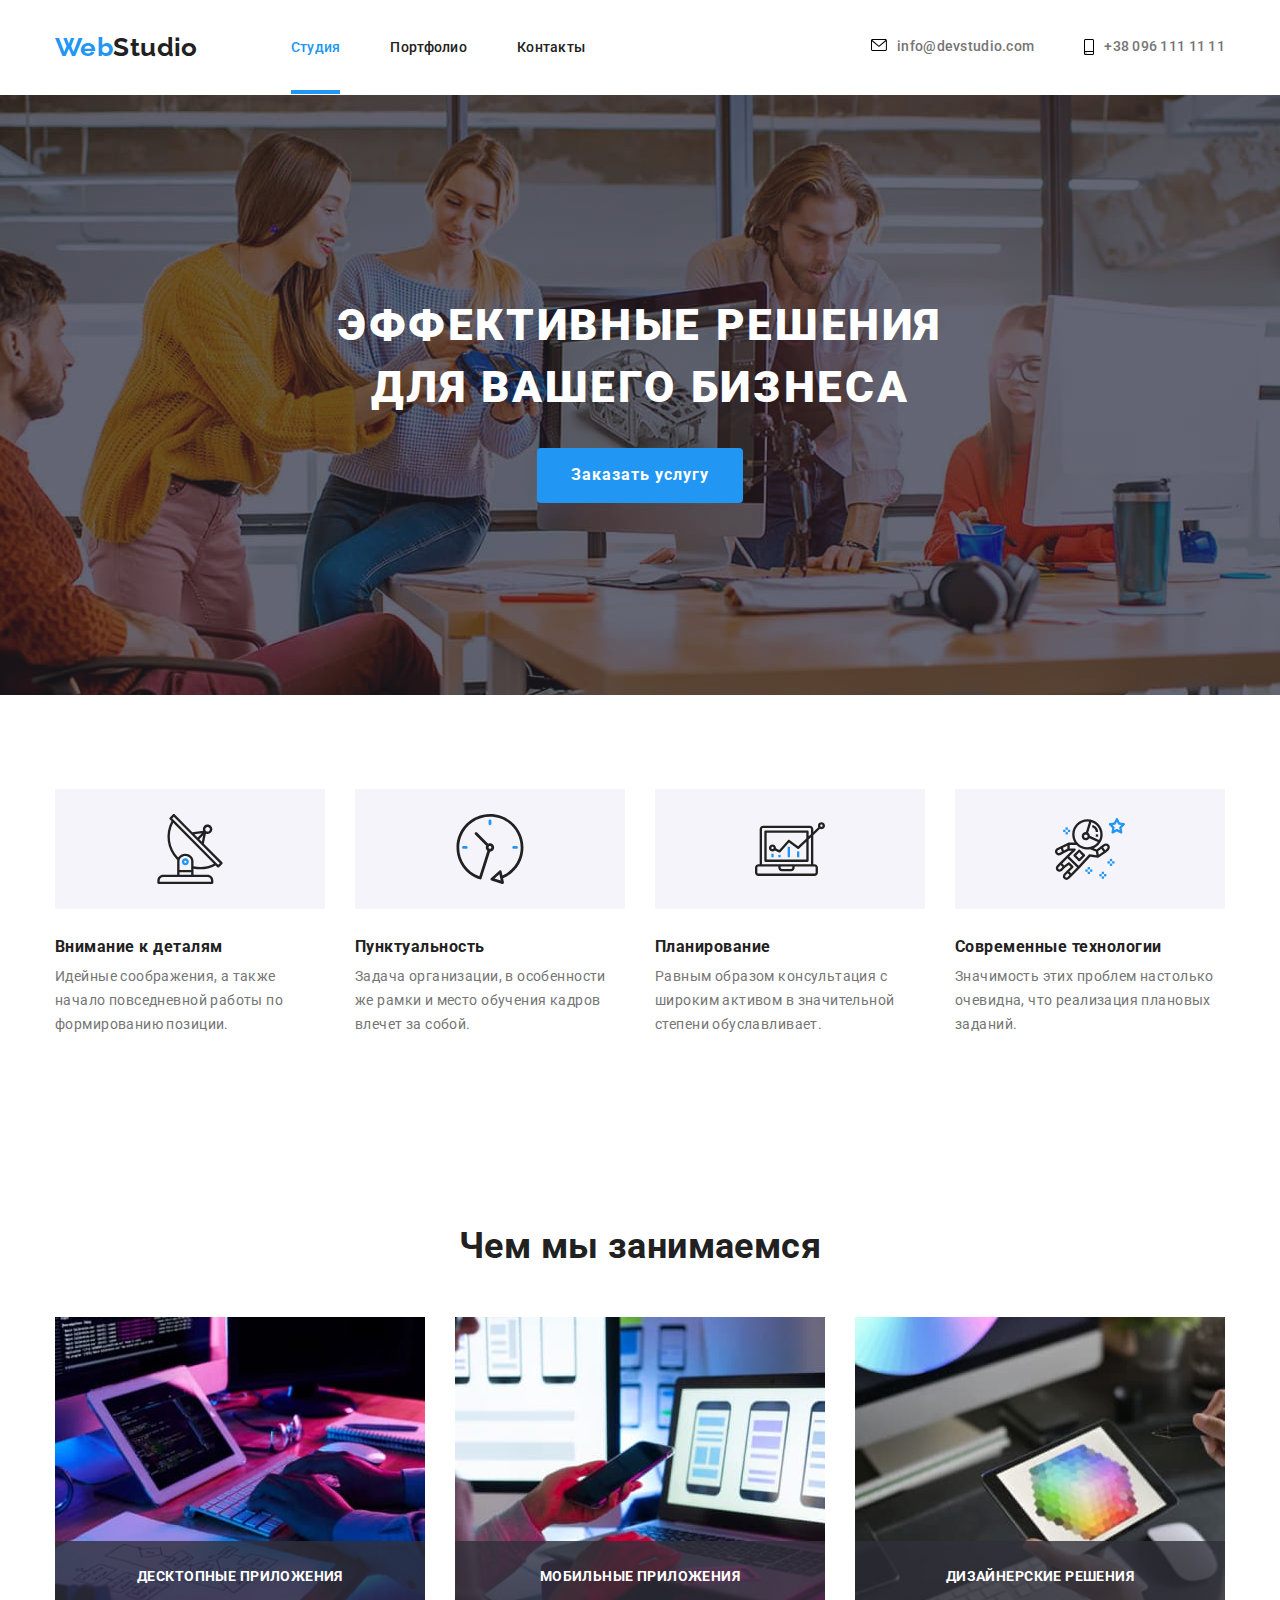
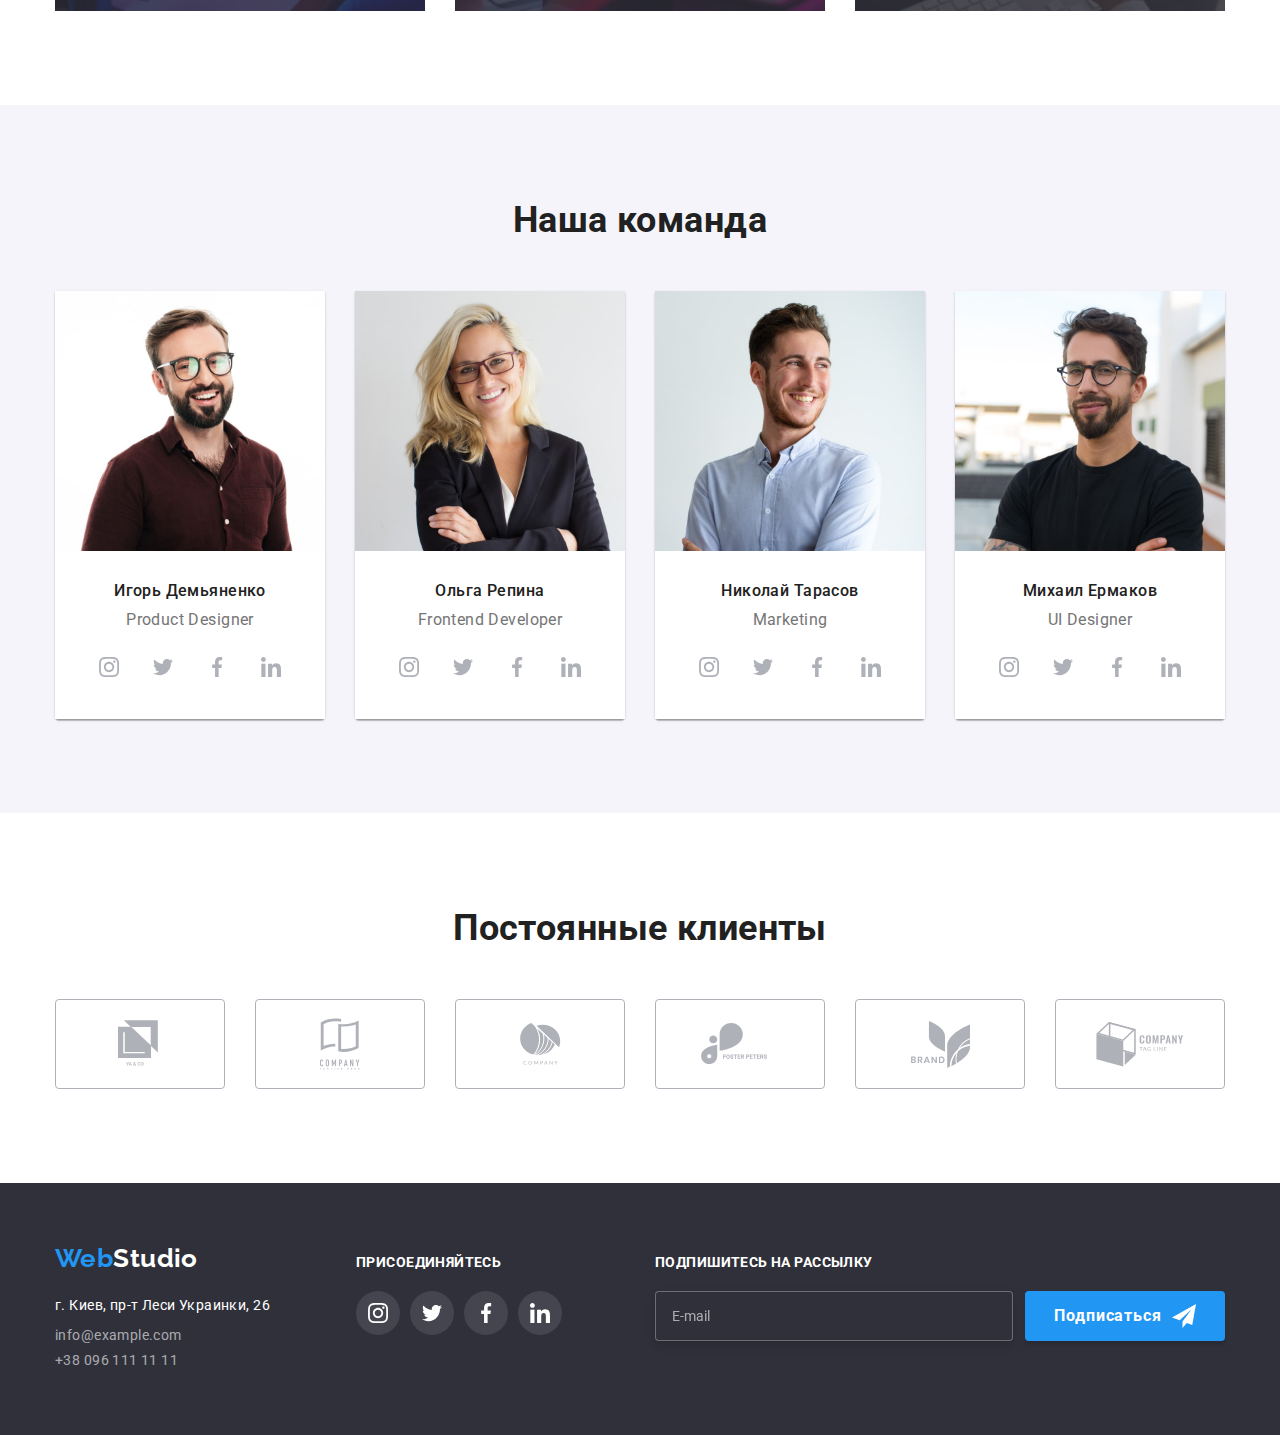
<file: index.html>
<!DOCTYPE html>
<html lang="ru">
<head>
    <meta charset="UTF-8">
    <meta http-equiv="X-UA-Compatible" content="IE=edge">
    <meta name="viewport" content="width=device-width, initial-scale=1.0">
    <title>Студия</title>
    <link rel="preconnect" href="https://fonts.gstatic.com">
    <link href="https://fonts.googleapis.com/css2?family=Raleway:wght@700&family=Roboto:wght@400;500;700;900&display=swap" rel="stylesheet">
    <link rel="stylesheet" href="./modern-normalize.css"/>
    <link rel="stylesheet" href="./css/main.min.css"/>
</head>
<body>
    <!-- Header -->
    <header class="header-section">
                <!-- Navigation -->
        <div class="container">
            <nav class="nav">
                <a href="index.html" class="logo"><span class="logo-accent">Web</span>Studio</a>
                <ul class="nav-list list">
                    <li class="nav-item"><a href="index.html"  class="nav-title-link nav-link-hover current">Студия</a></li>
                    <li class="nav-item"><a href="portfolio.html" class="nav-title-link nav-link-hover">Портфолио</a></li>
                    <li class="nav-item"><a href="" class="nav-title-link nav-link-hover">Контакты</a></li>
                </ul>
            </nav>
            <ul class="contacts-list list">
                <li class="contacts-item">
                    <a href="mailto:info@devstudio.com" class="contacts-link link">
                        <svg class="svg-mail">
                            <use href="./images/sprite/sprite.svg#icon-envelope"></use>
                        </svg>
                        info@devstudio.com</a>
                </li>
                <li class="contacts-item">
                    <a href="tel+380961111111" class="contacts-link link">
                        <svg class="svg-tell">
                            <use href="./images/sprite/sprite.svg#icon-smartphone"></use>
                        </svg>
                        +38 096 111 11 11</a>
                </li>
            </ul>
        </div>
    </header>
    <!-- Main-content -->
    <main>   
        <!-- Hero -->
        <div class="hero-overlay">
            <section class="hero">
                <div class="hero-container">
                    <h1 class="hero-title">Эффективные решения для вашего бизнеса</h1>
                    <button type="button" class="modal-btn-hero" data-modal-open>Заказать услугу</button>
                </div>
            </section>
        </div>
        
        <!-- Наши преимущества -->
        <section class="advantages section">
            <div class="container">
                <h2 class="visually-hidden">Наши преимущества</h2>
                <ul class="advantages-list list">
                    <li class="advantages-item antenna">
                        <h3 class="advantages-title">Внимание к деталям</h3>
                        <p class="advantages-text">Идейные соображения, а также начало повседневной работы по формированию позиции.</p>
                    </li>
                    <li class="advantages-item clock">
                        <h3 class="advantages-title">Пунктуальность</h3>
                        <p class="advantages-text">Задача организации, в особенности же рамки и место обучения кадров влечет за собой.
                        </p>
                    </li>
                    <li class="advantages-item diagram">
                        <h3 class="advantages-title">Планирование</h3>
                        <p class="advantages-text">Равным образом консультация с широким активом в значительной степени обуславливает.
                        </p>
                    </li>
                    <li class="advantages-item item astronaut">
                        <h3 class="advantages-title">Современные технологии</h3>
                        <p class="advantages-text">Значимость этих проблем настолько очевидна, что реализация плановых заданий.</p>
                    </li>
                </ul>
            </div>
        </section>
        <!-- business -->
        <section class="section no-padding">
            <div class="business container">
                <h2 class="section-title">Чем мы занимаемся</h2>
                <ul class="business-list list">
                    <li class="business-item"><img src="./images/business/picture1.jpg" alt="Работа за ноутбуком1" width="370" height="294">
                    <p class="bussiness-lable">Десктопные приложения</p>
                    </li>
                    <li class="business-item"><img src="./images/business/picture2.jpg" alt="Работа за ноутбуком2" width="370" height="294">
                    <p class="bussiness-lable">Мобильные приложения</p>
                    </li>
                    <li class="business-item"><img src="./images/business/picture3.jpg" alt="Работа за ноутбуком3" width="370" height="294">
                    <p class="bussiness-lable">Дизайнерские решения</p>
                    </li>
                </ul>
            </div>
        </section>
        <!-- Team -->
        <section class="team section gray-background">
            <div class="team-container container">
                <h2 class="section-title">Наша команда</h2>
                <ul class="team-list list">
                    <li class="team-item">
                        <img src="./images/team/img.jpg" alt="Игорь Демьяненко" width="270" height="260" />
                        <div class="team-text-container">
                            <h3 class="team-title">Игорь Демьяненко</h3>
                            <p class="team-text">Product Designer</p>
                            <ul class="team-social-list list">
                                <li class="team-social-item">
                                    <a href="" class="social-link list">
                                        <svg class="team-social-icon">
                                            <use href="./images/sprite/sprite.svg#icon-instagram2"></use>
                                        </svg>
                                    </a>
                                </li>
                                <li class="team-social-item">
                                    <a href="" class="social-link list">
                                        <svg class="team-social-icon">
                                            <use href="./images/sprite/sprite.svg#icon-twitter1"></use>
                                        </svg>
                                    </a>
                                </li>
                                <li class="team-social-item">
                                    <a href="" class="social-link list">
                                        <svg class="team-social-icon">
                                            <use href="./images/sprite/sprite.svg#icon-facebook1"></use>
                                        </svg>
                                    </a>
                                </li>
                                <li class="team-social-item">
                                    <a href="" class="social-link list">
                                        <svg class="team-social-icon">
                                            <use href="./images/sprite/sprite.svg#icon-linkedin1"></use>
                                        </svg>
                                    </a>
                                </li>
                            </ul>
                        </div>
                    </li>
                    <li class="team-item">
                        <img src="./images/team/img1.jpg" alt="Ольга Репина" width="270" height="260" />
                        <div class="team-text-container">
                            <h3 class="team-title">Ольга Репина</h3>
                            <p class="team-text">Frontend Developer</p>
                            <ul class="team-social-list list">
                                <li class="team-social-item">
                                    <a href="" class="social-link list">
                                        <svg class="team-social-icon">
                                            <use href="./images/sprite/sprite.svg#icon-instagram2"></use>
                                        </svg>
                                    </a>
                                </li>
                                <li class="team-social-item">
                                    <a href="" class="social-link list">
                                        <svg class="team-social-icon">
                                            <use href="./images/sprite/sprite.svg#icon-twitter1"></use>
                                        </svg>
                                    </a>
                                </li>
                                <li class="team-social-item">
                                    <a href="" class="social-link list">
                                        <svg class="team-social-icon">
                                            <use href="./images/sprite/sprite.svg#icon-facebook1"></use>
                                        </svg>
                                    </a>
                                </li>
                                <li class="team-social-item">
                                    <a href="" class="social-link list">
                                        <svg class="team-social-icon">
                                            <use href="./images/sprite/sprite.svg#icon-linkedin1"></use>
                                        </svg>
                                    </a>
                                </li>
                            </ul>
                        </div>
                    </li>
                    <li class="team-item">
                        <img class="img" src="./images/team/img2.jpg" alt="Николай Тарасов" width="270" height="260" />
                        <div class="team-text-container">
                            <h3 class="team-title">Николай Тарасов</h3>
                            <p class="team-text">Marketing</p>
                            <ul class="team-social-list list">
                                <li class="team-social-item">
                                    <a href="" class="social-link list">
                                        <svg class="team-social-icon">
                                            <use href="./images/sprite/sprite.svg#icon-instagram2"></use>
                                        </svg>
                                    </a>
                                </li>
                                <li class="team-social-item">
                                    <a href="" class="social-link list">
                                        <svg class="team-social-icon">
                                            <use href="./images/sprite/sprite.svg#icon-twitter1"></use>
                                        </svg>
                                    </a>
                                </li>
                                <li class="team-social-item">
                                    <a href="" class="social-link list">
                                        <svg class="team-social-icon">
                                            <use href="./images/sprite/sprite.svg#icon-facebook1"></use>
                                        </svg>
                                    </a>
                                </li>
                                <li class="team-social-item">
                                    <a href="" class="social-link list">
                                        <svg class="team-social-icon">
                                            <use href="./images/sprite/sprite.svg#icon-linkedin1"></use>
                                        </svg>
                                    </a>
                                </li>
                            </ul>
                        </div>
                    </li>
                    <li class="team-item">
                        <img src="./images/team/img3.jpg" alt="Михаил Ермаков" width="270" height="260" />
                        <div class="team-text-container">
                            <h3 class="team-title">Михаил Ермаков</h3>
                            <p class="team-text">UI Designer</p>
                            <ul class="team-social-list list">
                                <li class="team-social-item">
                                    <a href="" class="social-link list">
                                        <svg class="team-social-icon">
                                            <use href="./images/sprite/sprite.svg#icon-instagram2"></use>
                                        </svg>
                                    </a>
                                </li>
                                <li class="team-social-item">
                                    <a href="" class="social-link list">
                                        <svg class="team-social-icon">
                                            <use href="./images/sprite/sprite.svg#icon-twitter1"></use>
                                        </svg>
                                    </a>
                                </li>
                                <li class="team-social-item">
                                    <a href="" class="social-link list">
                                        <svg class="team-social-icon">
                                            <use href="./images/sprite/sprite.svg#icon-facebook1"></use>
                                        </svg>
                                    </a>
                                </li>
                                <li class="team-social-item">
                                    <a href="" class="social-link list">
                                        <svg class="team-social-icon">
                                            <use href="./images/sprite/sprite.svg#icon-linkedin1"></use>
                                        </svg>
                                    </a>
                                </li>
                            </ul>
                        </div>
                    </li>
                </ul>
            </div>
            
        </section>
    </main>
    <!-- Our partners -->
    <section class="parthners section">
        <div class="parthners-container container">
            <h2 class="section-title">Постоянные клиенты</h2>
            <ul class="parthners-list list">
                <li class="parthners-list-item">
                    <a href="" class="parthners-list-link list">
                        <svg class="parthners-list-icon" width="44px" height="49px">
                            <use href="./images/sprite/sprite.svg#icon-logo1"></use>
                        </svg>
                    </a>
                </li>
                <li class="parthners-list-item">
                    <a href="" class="parthners-list-link list">
                        <svg class="parthners-list-icon" width="40px" height="52px">
                            <use href="./images/sprite/sprite.svg#icon-logo2"></use>
                        </svg>
                    </a>
                </li>
                <li class="parthners-list-item">
                    <a href="" class="parthners-list-link list">
                        <svg  class="parthners-list-icon" width="41px" height="42px">
                            <use href="./images/sprite/sprite.svg#icon-logo3"></use>
                        </svg>
                    </a>
                </li>
                <li class="parthners-list-item">
                    <a href="" class="parthners-list-link list">
                        <svg class="parthners-list-icon" width="79px" height="42px">
                            <use href="./images/sprite/sprite.svg#icon-logo4"></use>
                        </svg>
                    </a>
                </li>
                <li class="parthners-list-item">
                    <a href="" class="parthners-list-link list">
                        <svg class="parthners-list-icon" width="59px" height="47px">
                            <use href="./images/sprite/sprite.svg#icon-logo5"></use>
                        </svg>
                    </a>
                </li>
                <li class="parthners-list-item">
                    <a href="" class="parthners-list-link list">
                        <svg class="parthners-list-icon" width="88px" height="45px">
                            <use href="./images/sprite/sprite.svg#icon-logo6"></use>
                        </svg>
                    </a>
                </li>
            </ul>
        </div>
    </section>  
    

    <!-- Footer -->
    <footer class="footer">
        <div class="footer-flex container">
            <div class="footer-wrapper ">
                <div class="footer-logo">
                    <a href="index.html" class="logo footer-logo "><span class="logo-accent">Web</span><span class="logo-studio-white">Studio</span></a>
                </div>    
                <address class="footer-address">г. Киев, пр-т Леси Украинки, 26</address>
                <ul class="footer-list list">
                    <li class="footer-contacts-item"><a href="mailto:info@example.com" class="footer-contacts link">info@example.com</a></li>
                    <li class="footer-contacts-item"><a href="tel+380961111111" class="footer-contacts link">+38 096 111 11 11</a></li>
            </div>
            <!-- _____________SOCIAL-LIST____________ -->
            <div class="footer-social-section">
                <h2 class="footer-social-title">Присоединяйтесь</h2>
                <ul class="footer-social-list list">
                    <li class="footer-social-item">
                        <a href="" class="social-link gray-theme list">
                            <svg class="footer-social-list-icon">
                                <use href="./images/sprite/sprite.svg#icon-instagram2"></use>
                            </svg>
                        </a>
                    </li>
                    <li class="footer-social-item">
                        <a href="" class="social-link gray-theme list">
                            <svg class="footer-social-list-icon">
                                <use href="./images/sprite/sprite.svg#icon-twitter1"></use>
                            </svg>
                        </a>
                    </li>
                    <li class="footer-social-item">
                        <a href="" class="social-link gray-theme list">
                            <svg class="footer-social-list-icon">
                                <use href="./images/sprite/sprite.svg#icon-facebook1"></use>
                            </svg>
                        </a>
                    </li>
                    <li class="footer-social-item">
                        <a href="" class="social-link gray-theme list">
                            <svg class="footer-social-list-icon">
                                <use href="./images/sprite/sprite.svg#icon-linkedin1"></use>
                            </svg>
                        </a>
                    </li>
                </ul>
            </div>
            <div class="footer-submit">
                <h2 class="footer-title">Подпишитесь на рассылку</h2>
                <form action="" class="submit-form">
                    <input name="submit-form-email" type="email" class="submit-input" placeholder="E-mail">
                    <button type="submit" class="submit-form-btn">Подписаться
                        <svg class="submit-form-icon">
                            <use href="./images/sprite/sprite.svg#icons-send"></use>
                        </svg>
                    </button>
                </form>
            </div>
        </div>
    </footer>
    <!-- ________________BACKDROP______________ -->
    <div class="backdrop is-hidden" data-modal>
        <div class="modal">
           <button class="modal-close-btn" data-modal-close>
               <svg class="modal-close-logo">
                    <use href="./images/sprite/sprite.svg#icon-close"></use>
                </svg>
           </button>
           <!--------------------MODAL-FORM ------------------->
           <h2 class="modal-form-title">Оставьте свои данные, мы вам перезвоним</h2>
           <form action="" class="modal-form">
                <label class="modal-form-field">
                    Имя
                    <span class="modal-form-input-wrapper">
                            <input name="form-name" class="modal-form-input" type="text">
                        <svg class="modal-input-icon">
                            <use href="./images/sprite/sprite.svg#icon-person-black-modal"></use>
                        </svg>
                    </span>
                </label>
                <label  class="modal-form-field">
                    Телефон
                    <span class="modal-form-input-wrapper">
                        <input name="form-tell" class="modal-form-input" type="tel">
                    <svg class="modal-input-icon">
                        <use href="./images/sprite/sprite.svg#icon-phone-black-modal"></use>
                    </svg>
                    </span>
                </label>
                <label class="modal-form-field">
                    Почта
                    <span class="modal-form-input-wrapper">
                            <input name="form-email" class="modal-form-input" type="email">
                        <svg class="modal-input-icon">
                            <use href="./images/sprite/sprite.svg#icon-email-black-modal"></use>
                        </svg>
                    </span>
                    
                </label>
                <label for="" class="modal-form-field">
                    Комментарий
                    <textarea name="form-field" class="modal-form-message" placeholder="Введите текст"></textarea>
                </label>
                <input id="form-term" name="form-term" type="checkbox" name="" class="modal-form-term visually-hidden">   
                <label for="form-term" class="modal-form-text-descr">Соглашаюсь с рассылкой и принимаю <a class="modal-form-desc-conditions" href="">Условия договора</a></label>  
                <button type="submit" class="submit-modal-button">Отправить</button>
           </form>
        </div>
    </div>

    <script src="./js/model.js"></script>
</body>
</html>
</file>
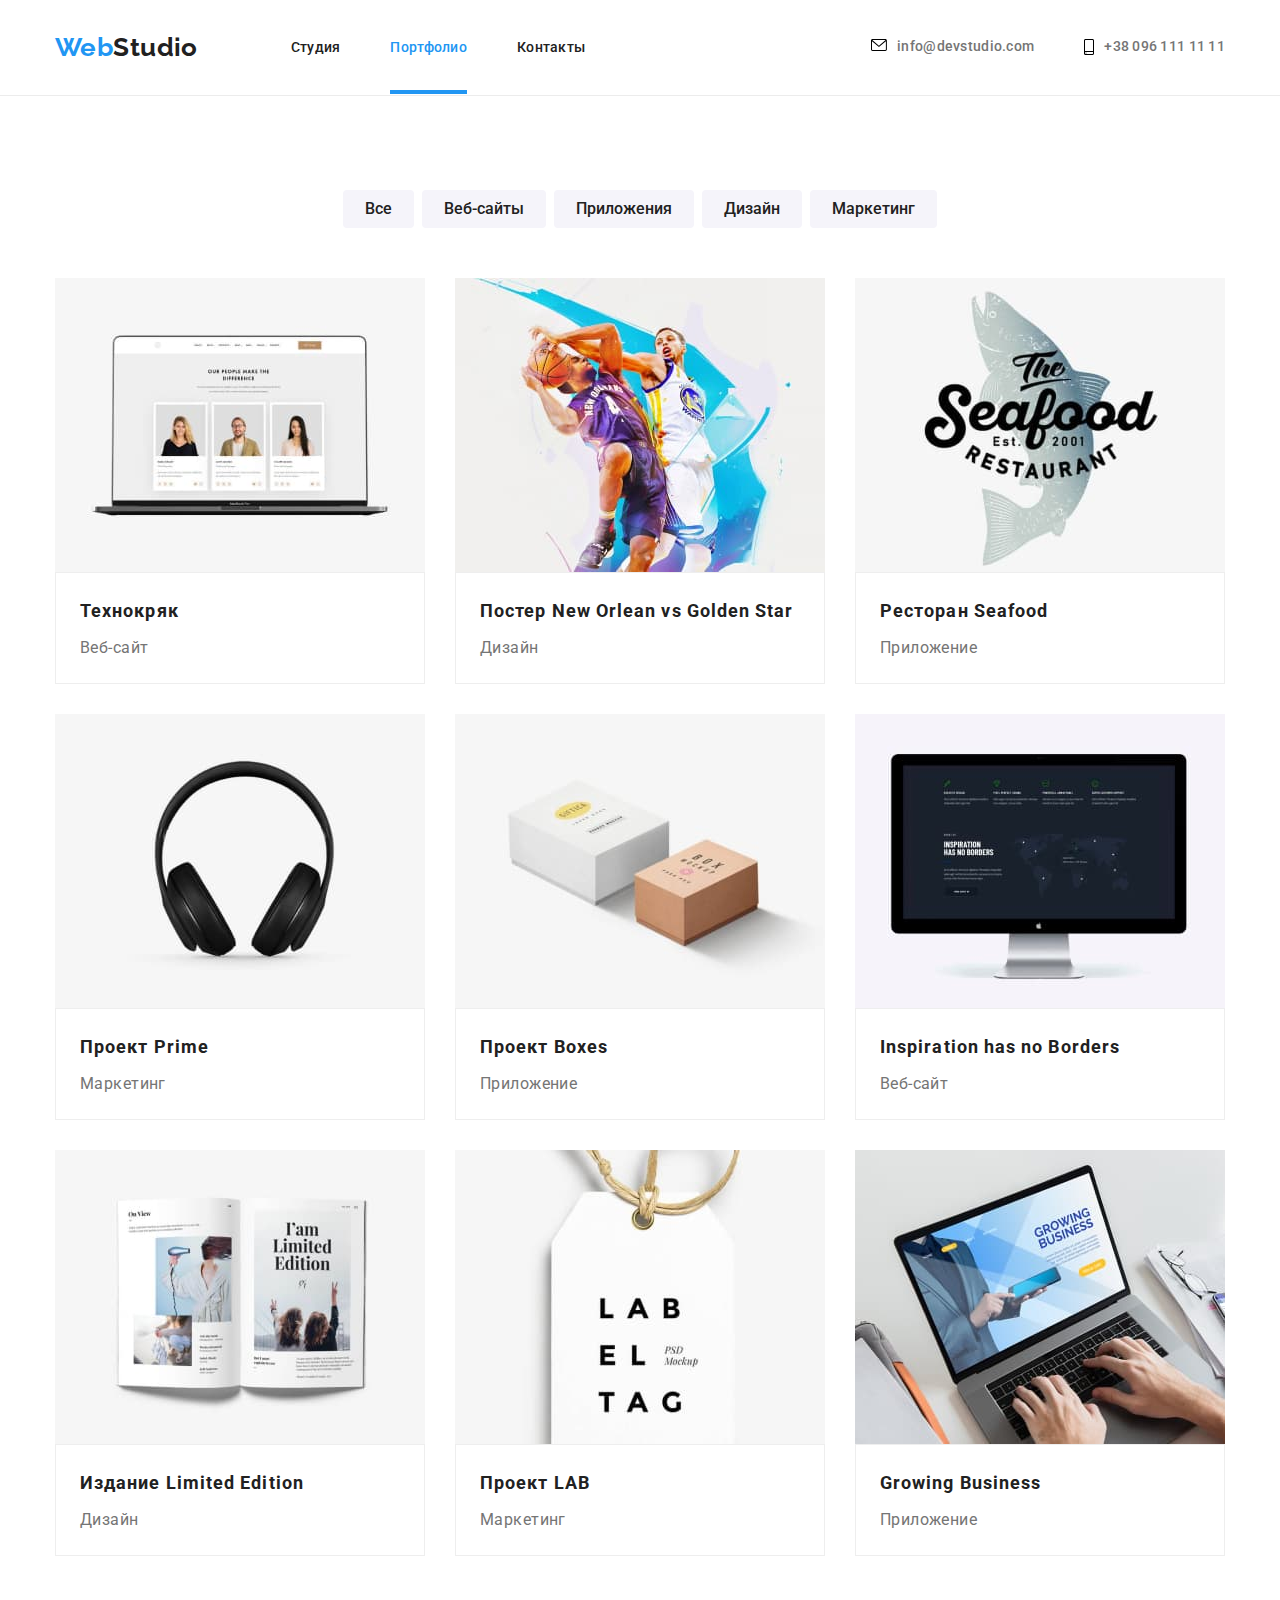
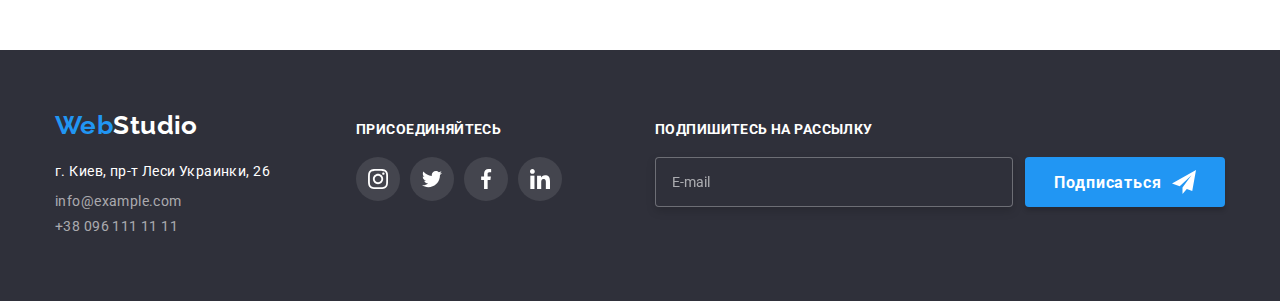
<file: portfolio.html>
<!DOCTYPE html>
<html lang="ru">
<head>
    <meta charset="UTF-8">
    <meta http-equiv="X-UA-Compatible" content="IE=edge">
    <meta name="viewport" content="width=device-width, initial-scale=1.0">
    <title>Портфолио</title>
    <link rel="preconnect" href="https://fonts.gstatic.com">
    <link href="https://fonts.googleapis.com/css2?family=Raleway:wght@700&family=Roboto:wght@400;500;700;900&display=swap" rel="stylesheet">
    <link rel="stylesheet" href="https://cdnjs.cloudflare.com/ajax/libs/modern-normalize/1.0.0/modern-normalize.min.css"/>
    <link rel="stylesheet" href="./css/main.min.css">
</head>
<body>
    <!-- Header -->
    <header class="header-section border">
        <!-- Navigation -->
<div class="container">
    <nav class="nav">
        <a href="index.html" class="logo"><span class="logo-accent">Web</span>Studio</a>
        <ul class="nav-list list">
            <li class="nav-item"><a href="index.html"  class="nav-title-link nav-link-hover">Студия</a></li>
            <li class="nav-item"><a href="portfolio.html" class="nav-title-link nav-link-hover current">Портфолио</a></li>
            <li class="nav-item"><a href="" class="nav-title-link nav-link-hover">Контакты</a></li>
        </ul>
    </nav>
    <ul class="contacts-list list">
        <li class="contacts-item">
            <a href="mailto:info@devstudio.com" class="contacts-link link">
                <svg class="svg-mail">
                    <use href="./images/sprite.svg#icon-envelope"></use>
                </svg>
                info@devstudio.com</a>
        </li>
        <li class="contacts-item">
            <a href="tel+380961111111" class="contacts-link link">
                <svg class="svg-tell">
                    <use href="./images/sprite.svg#icon-smartphone"></use>
                </svg>
                +38 096 111 11 11</a>
        </li>
    </ul>
</div>
</header>
    <!-- Main-content -->
    <main>
        <!-- <h2>Фильтры</h2> -->
        <section class="filter section">
            <div class="container">
                <ul class="filter-list list">
                    <li class="filter-item"><button type="button" class="filter-button">Все</button></li>
                    <li class="filter-item"><button type="button" class="filter-button">Веб-сайты</button></li>
                    <li class="filter-item"><button type="button" class="filter-button">Приложения</button></li>
                    <li class="filter-item"><button type="button" class="filter-button">Дизайн</button></li>
                    <li class="filter-item"><button type="button" class="filter-button">Маркетинг</button></li>
                </ul>
                <!-- <h2>Список</h2> -->
                <ul class="project-list list">
                        <li class="project-item list">
                            <div class="project-hover-icon list">
                                <a href="" class="project-hover-icon list">
                                    <div class="project-thumb">
                                        <p class="project-overlay">Технокряк это современная площадка распространения коронавируса. Компании используют эту платформу для цифрового шпионажа и атак на защищённые сервера конкурентов.</p>
                                        <img src="./images/project/portfolio.jpg" width="370" height="294" alt="Технокряк" />
                                    </div>
                                    <div class="project-text-container">
                                        <h3 class="projects-title">Технокряк</h3>
                                        <p class="project-text">Веб-сайт</p>
                                    </div>
                                </a>
                            </div>
                        </li>
                        <li class="project-item">
                            <div class="project-hover-icon">
                                <a href="" class="project-hover-icon list">
                                    <div class="project-thumb">
                                        <img src="./images/project/portfolio1.jpg" width="370" height="294" alt="New orlean vs Golden star" />
                                        <p class="project-overlay">Технокряк это современная площадка распространения коронавируса. Компании используют эту платформу для цифрового шпионажа и атак на защищённые сервера конкурентов.</p>
                                    </div>
                                    <div class="project-text-container">
                                        <h3 class="projects-title">Постер New Orlean vs Golden Star </h3>
                                        <p class="project-text">Дизайн</p>
                                    </div>
                                </a>
                            </div>
                        </li>
                        <li class="project-item">
                            <div class="project-hover-icon">
                                <a href="" class="project-hover-icon list">
                                    <div class="project-thumb">
                                        <img src="./images/project/portfolio2.jpg" width="370" height="294" alt="Seafood" />
                                        <p class="project-overlay">Технокряк это современная площадка распространения коронавируса. Компании используют эту платформу для цифрового шпионажа и атак на защищённые сервера конкурентов.</p>
                                    </div>
                                    <div class="project-text-container">
                                        <h3 class="projects-title">Ресторан Seafood</h3>
                                        <p class="project-text">Приложение</p>
                                    </div>
                                </a>    
                            </div>
                        </li>
                        <li class="project-item">
                            <div class="project-hover-icon">
                                <a href="" class="project-hover-icon list">
                                    <div class="project-thumb">
                                        <img src="./images/project/portfolio3.jpg" width="370" height="294" alt="Prime" />
                                        <p class="project-overlay">Технокряк это современная площадка распространения коронавируса. Компании используют эту платформу для цифрового шпионажа и атак на защищённые сервера конкурентов.</p>
                                    </div>
                                    <div class="project-text-container">
                                        <h3 class="projects-title">Проект Prime</h3>
                                        <p class="project-text">Маркетинг</p>
                                    </div>
                                </a>
                            </div>
                        </li>
                        <li class="project-item">
                            <div class="project-hover-icon">
                                <a href="" class="project-hover-icon list">
                                    <div class="project-thumb">
                                        <img src="./images/project/portfolio4.jpg" width="370" height="294" alt="Boxes" />
                                        <p class="project-overlay">Технокряк это современная площадка распространения коронавируса. Компании используют эту платформу для цифрового шпионажа и атак на защищённые сервера конкурентов.</p>
                                    </div>
                                    <div class="project-text-container">
                                        <h3 class="projects-title">Проект Boxes</h3>
                                        <p class="project-text">Приложение</p>
                                    </div>
                                </a>    
                            </div>
                        </li>
                        <li class="project-item">
                            <div class="project-hover-icon">
                                <a href="" class="project-hover-icon list">
                                    <div class="project-thumb">
                                        <img src="./images/project/portfolio5.jpg" width="370" height="294" alt="Inspiration has no Borders" />
                                        <p class="project-overlay">Технокряк это современная площадка распространения коронавируса. Компании используют эту платформу для цифрового шпионажа и атак на защищённые сервера конкурентов.</p>
                                    </div>
                                    <div class="project-text-container">
                                        <h3 class="projects-title">Inspiration has no Borders</h3>
                                        <p class="project-text">Веб-сайт</p>
                                    </div>
                                </a>
                            </div>
                        </li>
                         <li class="project-item">
                             <div class="project-hover-icon">
                                <a href="" class="project-hover-icon list">
                                    <div class="project-thumb">
                                        <img src="./images/project/portfolio6.jpg" width="370" height="294" alt="Limited Edition" />
                                        <p class="project-overlay">Технокряк это современная площадка распространения коронавируса. Компании используют эту платформу для цифрового шпионажа и атак на защищённые сервера конкурентов.</p>
                                    </div>
                                    <div class="project-text-container">
                                        <h3 class="projects-title">Издание Limited Edition</h3>
                                        <p class="project-text">Дизайн</p>
                                    </div>
                                </a>
                             </div>
                        </li>
                        <li class="project-item">
                            <div class="project-hover-icon">
                                <a href="" class="project-hover-icon list">
                                    <div class="project-thumb">
                                        <img src="./images/project/portfolio7.jpg" width="370" height="294" alt="LAB" />
                                        <p class="project-overlay">Технокряк это современная площадка распространения коронавируса. Компании используют эту платформу для цифрового шпионажа и атак на защищённые сервера конкурентов.</p>
                                    </div>
                                    <div class="project-text-container">
                                        <h3 class="projects-title">Проект LAB</h3>
                                        <p class="project-text">Маркетинг</p>
                                    </div>
                                </a>
                            </div>  
                        </li>
                         <li class="project-item">
                             <div class="project-hover-icon">
                                <a href="" class="project-hover-icon list">
                                    <div class="project-thumb">
                                        <img src="./images/project/portfolio8.jpg" width="370" height="294" alt="Growing Business" />
                                        <p class="project-overlay">Технокряк это современная площадка распространения коронавируса. Компании используют эту платформу для цифрового шпионажа и атак на защищённые сервера конкурентов.</p>
                                    </div>
                                    <div class="project-text-container">
                                        <h3 class="projects-title">Growing Business</h3>
                                        <p class="project-text">Приложение</p>
                                    </div>
                                </a>
                             </div>
                        </li>
                </ul>
            </div>
        </section>
    </main>
    <!-- Footer -->
    <footer class="footer">
        <div class="footer-flex container">
            <div class="footer-wrapper ">
                <div class="footer-logo">
                    <a href="index.html" class="logo footer-logo "><span class="logo-accent">Web</span><span class="logo-studio-white">Studio</span></a>
                </div>    
                <address class="footer-address">г. Киев, пр-т Леси Украинки, 26</address>
                <ul class="footer-list list">
                    <li class="footer-contacts-item"><a href="mailto:info@example.com" class="footer-contacts link">info@example.com</a></li>
                    <li class="footer-contacts-item"><a href="tel+380961111111" class="footer-contacts link">+38 096 111 11 11</a></li>
            </div>
            <!-- _____________SOCIAL-LIST____________ -->
            <div class="footer-social-section">
                <h2 class="footer-social-title">Присоединяйтесь</h2>
                <ul class="footer-social-list list">
                    <li class="footer-social-item">
                        <a href="" class="social-link gray-theme list">
                            <svg class="footer-social-list-icon">
                                <use href="./images/sprite/sprite.svg#icon-instagram2"></use>
                            </svg>
                        </a>
                    </li>
                    <li class="footer-social-item">
                        <a href="" class="social-link gray-theme list">
                            <svg class="footer-social-list-icon">
                                <use href="./images/sprite/sprite.svg#icon-twitter1"></use>
                            </svg>
                        </a>
                    </li>
                    <li class="footer-social-item">
                        <a href="" class="social-link gray-theme list">
                            <svg class="footer-social-list-icon">
                                <use href="./images/sprite/sprite.svg#icon-facebook1"></use>
                            </svg>
                        </a>
                    </li>
                    <li class="footer-social-item">
                        <a href="" class="social-link gray-theme list">
                            <svg class="footer-social-list-icon">
                                <use href="./images/sprite/sprite.svg#icon-linkedin1"></use>
                            </svg>
                        </a>
                    </li>
                </ul>
            </div>
            <div class="footer-submit">
                <h2 class="footer-title">Подпишитесь на рассылку</h2>
                <form action="" class="submit-form">
                    <input name="submit-form-email" type="email" class="submit-input" placeholder="E-mail">
                    <button type="submit" class="submit-form-btn">Подписаться
                        <svg class="submit-form-icon">
                            <use href="./images/sprite/sprite.svg#icons-send"></use>
                        </svg>
                    </button>
                </form>
            </div>
        </div>
    </footer>
</body>
</html>
</file>
<file: css/main.min.css>
:root{--primery-text-color: #757575;--title-text-color: #212121;--accent-color: #2196f3;--white-color: #ffffff;--primery-background: #f5f4fa;--second-background: #2f303a;--third-backgound: #e5e5e5;--contacts-footer: rgba(255, 255, 255, 0.6)}.visually-hidden{position:absolute !important;clip:rect(1px 1px 1px 1px);clip:rect(1px, 1px, 1px, 1px);padding:0 !important;border:0 !important;height:1px !important;width:1px !important;overflow:hidden}.is-hidden{opacity:0;visibility:hidden;pointer-events:none}.no-padding{padding-top:0}body{background-color:var(--white-color);color:var(--primery-text-color);font-family:'Roboto', sans-serif;font-size:14px;font-weight:400;font-style:normal;letter-spacing:0.03em}h1,h2,h3,p,ul,ol{margin-top:0;margin-bottom:0}img{display:block;max-width:100%;height:auto}.list{list-style:none;text-decoration:none;padding:0;margin:0}.container{width:1200px;padding:0 15px;margin-left:auto;margin-right:auto}.section{padding:94px 0}.filter-button{color:var(--title-text-color);background-color:var(--primery-background);font-weight:500;font-size:16px;line-height:1.62;padding:6px 22px;cursor:pointer;border-radius:4px;border:none;outline:none;-webkit-transition-property:color,background-color;transition-property:color,background-color;-webkit-transition-duration:250ms;transition-duration:250ms;-webkit-transition-timing-function:cubic-bezier(0.4, 0, 0.2, 1);transition-timing-function:cubic-bezier(0.4, 0, 0.2, 1)}.filter-button:active{color:var(--white-color);background-color:var(--accent-color)}.modal-btn-hero{color:var(--white-color);background-color:var(--accent-color);border-radius:4px;display:inline-block;text-align:center;border-color:transparent;font-weight:700;font-size:16px;padding:10px 32px;line-height:1.9;letter-spacing:0.06em;cursor:pointer;min-width:200px;outline:none;-webkit-transition-property:background-color;transition-property:background-color;-webkit-transition-duration:250ms;transition-duration:250ms;-webkit-transition-timing-function:cubic-bezier(0.4, 0, 0.2, 1);transition-timing-function:cubic-bezier(0.4, 0, 0.2, 1)}.modal-btn-hero:hover,.modal-btn-hero:focus{background-color:#188ce8}.submit-form-btn{width:200px;height:50px;background-color:var(--accent-color);color:var(--white-color);display:-webkit-box;display:-ms-flexbox;display:flex;-webkit-box-align:center;-ms-flex-align:center;align-items:center;-webkit-box-pack:center;-ms-flex-pack:center;justify-content:center;font-family:'Roboto',sans-serif;font-weight:700;font-size:16px;line-height:1.87;-webkit-box-shadow:0px 4px 4px rgba(0,0,0,0.15);box-shadow:0px 4px 4px rgba(0,0,0,0.15);border-radius:4px;letter-spacing:0.06em;cursor:pointer;border:none}.submit-form-btn:focus{outline:none}.submit-modal-button{width:200px;height:50px;margin:30px auto;cursor:pointer;color:var(--white-color);background-color:var(--accent-color);-webkit-box-shadow:0px 4px 4px rgba(0,0,0,0.15);box-shadow:0px 4px 4px rgba(0,0,0,0.15);border-radius:4px;border:none;font-family:'Roboto',sans-serif;font-weight:700;font-size:16px;line-height:1.87;-webkit-transition-property:background-color;transition-property:background-color;-webkit-transition-duration:250ms;transition-duration:250ms;-webkit-transition-timing-function:cubic-bezier(0.4, 0, 0.2, 1);transition-timing-function:cubic-bezier(0.4, 0, 0.2, 1)}.modal-form-button:hover,.modal-form-button:focus{background-color:#188CE8;outline:none}.section-title{color:var(--title-text-color);margin-bottom:50px;font-weight:700;font-size:36px;line-height:1.17;text-align:center}.logo{color:var(--title-text-color);font-family:'Raleway', sans-serif;font-weight:700;font-size:26px;line-height:1.19;text-decoration:none;-webkit-transition-property:color;transition-property:color;-webkit-transition-duration:250ms;transition-duration:250ms;-webkit-transition-timing-function:cubic-bezier(0.4, 0, 0.2, 1);transition-timing-function:cubic-bezier(0.4, 0, 0.2, 1)}.logo:hover,.logo:focus{color:var(--accent-color)}.footer-logo{margin-bottom:20px}.logo-accent{color:var(--accent-color)}.logo-studio-white{color:#fff}.backdrop{position:fixed;top:0;left:0;width:100vw;height:100vh;background-color:rgba(0,0,0,0.2);-webkit-transition-property:opacity,visibility;transition-property:opacity,visibility;-webkit-transition-duration:250ms;transition-duration:250ms;-webkit-transition-timing-function:cubic-bezier(0.4, 0, 0.2, 1);transition-timing-function:cubic-bezier(0.4, 0, 0.2, 1)}.modal{position:absolute;top:50%;left:50%;-webkit-transform:translate(-50%, -50%);transform:translate(-50%, -50%);width:528px;height:581px;padding:40px;background-color:var(--white-color);-webkit-box-shadow:0px 1px 3px rgba(0,0,0,0.12),0px 1px 1px rgba(0,0,0,0.14),0px 2px 1px rgba(0,0,0,0.2);box-shadow:0px 1px 3px rgba(0,0,0,0.12),0px 1px 1px rgba(0,0,0,0.14),0px 2px 1px rgba(0,0,0,0.2);border-radius:4px}.modal-close-btn{border-radius:50%;position:absolute;top:8px;right:8px;width:30px;height:30px;background-color:var(--white-color);border:1px solid rgba(0,0,0,0.1);cursor:pointer;outline:0}.modal-close-logo{position:absolute;top:50%;left:50%;-webkit-transform:translate(-50%, -50%);transform:translate(-50%, -50%);width:18px;height:18px;-webkit-transition-property:hover;transition-property:hover;-webkit-transition-duration:250ms;transition-duration:250ms;-webkit-transition-timing-function:cubic-bezier(0.4, 0, 0.2, 1);transition-timing-function:cubic-bezier(0.4, 0, 0.2, 1)}.modal-close-btn:hover .modal-close-logo{fill:var(--accent-color)}.modal-form-title{width:100%;margin-bottom:12px;font-family:'Roboto',sans-serif;font-weight:700;font-size:20px;line-height:1.15;text-align:center;color:var(--title-text-color)}.modal-form{display:-webkit-box;display:-ms-flexbox;display:flex;-webkit-box-orient:vertical;-webkit-box-direction:normal;-ms-flex-direction:column;flex-direction:column}.modal-form-input{width:100%;height:40px;margin-top:4px;margin-bottom:10px;padding-left:42px;border:1px solid rgba(33,33,33,0.2);border-radius:4px;-webkit-transition-property:border-color;transition-property:border-color;-webkit-transition-duration:250ms;transition-duration:250ms;-webkit-transition-timing-function:cubic-bezier(0.4, 0, 0.2, 1);transition-timing-function:cubic-bezier(0.4, 0, 0.2, 1)}.modal-form-input:focus{outline:none;border-color:var(--accent-color)}.modal-form-input-wrapper{position:relative}.modal-input-icon{position:absolute;display:block;width:18px;height:18px;fill:var(--title-text-color);margin-left:12px;left:0;top:50%;-webkit-transform:translateY(-50%);transform:translateY(-50%);-webkit-transition-property:fill;transition-property:fill;-webkit-transition-duration:250ms;transition-duration:250ms;-webkit-transition-timing-function:cubic-bezier(0.4, 0, 0.2, 1);transition-timing-function:cubic-bezier(0.4, 0, 0.2, 1)}.modal-form-input:focus+.modal-input-icon{fill:var(--accent-color)}.modal-form-message{width:100%;height:120px;margin-top:4px;padding:12px 16px;border:1px solid rgba(33,33,33,0.2);border-radius:4px;resize:none;-webkit-transition-property:border-color;transition-property:border-color;-webkit-transition-duration:250ms;transition-duration:250ms;-webkit-transition-timing-function:cubic-bezier(0.4, 0, 0.2, 1);transition-timing-function:cubic-bezier(0.4, 0, 0.2, 1)}.modal-form-message:focus{outline:none;border-color:var(--accent-color)}.modal-form-text-descr{display:-webkit-box;display:-ms-flexbox;display:flex;-webkit-box-align:center;-ms-flex-align:center;align-items:center;width:100%;margin-top:20px}.modal-form-text-descr::before{display:block;content:'';margin-right:8px;width:16px;height:15px;background-image:url(../images/quarter.svg);-webkit-transition-property:background-image;transition-property:background-image;-webkit-transition-duration:250ms;transition-duration:250ms;-webkit-transition-timing-function:cubic-bezier(0.4, 0, 0.2, 1);transition-timing-function:cubic-bezier(0.4, 0, 0.2, 1)}.modal-form-term:checked+.modal-form-text-descr::before{border:none;background-image:url(../images/iconcheck.svg)}.modal-form-desc-conditions{color:var(--accent-color);padding-left:4px}.social-link{display:-webkit-box;display:-ms-flexbox;display:flex;-webkit-box-pack:center;-ms-flex-pack:center;justify-content:center;-webkit-box-align:center;-ms-flex-align:center;align-items:center;width:44px;height:44px;border-radius:50%;-webkit-transition-property:background-color;transition-property:background-color;-webkit-transition-duration:250ms;transition-duration:250ms;-webkit-transition-timing-function:cubic-bezier(0.4, 0, 0.2, 1);transition-timing-function:cubic-bezier(0.4, 0, 0.2, 1)}.social-link:hover,.social-link:focus{background-color:var(--accent-color)}.social-link:hover .team-social-icon,.social-link:focus .team-social-icon{fill:white}.header-section{background-color:var(--white-color);padding:32px 0}.header-section .container{display:-webkit-box;display:-ms-flexbox;display:flex;-webkit-box-align:center;-ms-flex-align:center;align-items:center}.border{border-bottom:1px solid #ececec}.nav{display:-webkit-box;display:-ms-flexbox;display:flex;-webkit-box-align:center;-ms-flex-align:center;align-items:center}.nav-list{display:-webkit-box;display:-ms-flexbox;display:flex;margin-left:93px}.nav-item:not(:last-child){margin-right:50px}.nav-title-link{color:var(--title-text-color);padding:39px 0;font-weight:500;line-height:1.14;letter-spacing:0.02em;text-decoration:none;-webkit-transition-property:color;transition-property:color;-webkit-transition-duration:250ms;transition-duration:250ms;-webkit-transition-timing-function:cubic-bezier(0.4, 0, 0.2, 1);transition-timing-function:cubic-bezier(0.4, 0, 0.2, 1);position:relative}.nav-title-link::after{content:'';position:absolute;display:block;width:100%;height:4px;background-color:var(--accent-color);left:0;bottom:0;opacity:0;-webkit-transition-property:opacity;transition-property:opacity;-webkit-transition-duration:250ms;transition-duration:250ms;-webkit-transition-timing-function:cubic-bezier(0.4, 0, 0.2, 1);transition-timing-function:cubic-bezier(0.4, 0, 0.2, 1)}.nav-title-link:hover::after{opacity:1}.nav-link-hover:hover,.nav-link-hover:focus{color:var(--accent-color)}.current{color:var(--accent-color)}.current::after{opacity:1}.contacts-list{display:-webkit-box;display:-ms-flexbox;display:flex;margin-left:auto;-webkit-box-align:center;-ms-flex-align:center;align-items:center}.contacts-list .link:hover,.contacts-list .link:focus{color:var(--accent-color)}.contacts-list .contacts-item+.contacts-item{margin-left:50px}.contacts-link{color:var(--primery-text-color);display:-webkit-box;display:-ms-flexbox;display:flex;font-weight:500;line-height:1.14;letter-spacing:0.02em;text-decoration:none;-webkit-transition-property:color;transition-property:color;-webkit-transition-duration:250ms;transition-duration:250ms;-webkit-transition-timing-function:cubic-bezier(0.4, 0, 0.2, 1);transition-timing-function:cubic-bezier(0.4, 0, 0.2, 1)}.svg-mail{width:16px;height:12px;margin-right:10px;-webkit-box-align:center;-ms-flex-align:center;align-items:center;-webkit-transition-property:fill;transition-property:fill;-webkit-transition-duration:250ms;transition-duration:250ms;-webkit-transition-timing-function:cubic-bezier(0.4, 0, 0.2, 1);transition-timing-function:cubic-bezier(0.4, 0, 0.2, 1)}.contacts-link:hover .svg-mail,.contacts-link:focus .svg-mail{fill:var(--accent-color)}.svg-tell{width:10px;height:16px;margin-right:10px;-webkit-box-align:center;-ms-flex-align:center;align-items:center;-webkit-transition-property:fill;transition-property:fill;-webkit-transition-duration:250ms;transition-duration:250ms;-webkit-transition-timing-function:cubic-bezier(0.4, 0, 0.2, 1);transition-timing-function:cubic-bezier(0.4, 0, 0.2, 1)}.contacts-link:hover .svg-tell,.contacts-link:focus .svg-tell{fill:var(--accent-color)}.hero{padding-top:200px;padding-bottom:200px;text-align:center}.hero-title{color:var(--white-color);max-width:700px;margin:0 auto;font-weight:900;font-size:44px;-ms-flex-line-pack:center;align-content:center;margin-top:0;margin-bottom:30px;line-height:1.4;letter-spacing:0.06em;text-transform:uppercase}.hero-overlay{max-width:1600px;height:600px;margin-left:auto;margin-right:auto;background-image:-webkit-gradient(linear, left top, right top, from(rgba(47,48,58,0.4)), to(rgba(47,48,58,0.4))),url(../images/hero/hero.jpg);background-image:linear-gradient(to right, rgba(47,48,58,0.4), rgba(47,48,58,0.4)),url(../images/hero/hero.jpg);background-color:#c4c4c4;background-repeat:no-repeat;background-position:center;background-size:cover}.advantages-list{display:-webkit-box;display:-ms-flexbox;display:flex;-ms-flex-wrap:wrap;flex-wrap:wrap;margin-left:-30px;margin-top:-30px}.advantages-item{width:calc(100% / 4 - 30px);margin-left:30px;margin-top:30px}.advantages-item::before{display:block;content:'';height:120px;background-repeat:no-repeat;background-position:center;background-color:#F5F4FA;margin-bottom:30px}.advantages-item.antenna::before{background-image:url(../images/sprite/antenna1.svg)}.advantages-item.clock::before{background-image:url(../images/sprite/clock1.svg)}.advantages-item.diagram:before{background-image:url(../images/sprite/diagram1.svg)}.advantages-item.astronaut:before{background-image:url(../images/sprite/astronaut1.svg)}.advantages-title{color:var(--title-text-color);font-weight:700;line-height:16px;letter-spacing:0.03em;margin-bottom:10px}.advantages-text{color:var(--primery-text-color);line-height:1.71}.business-list{display:-webkit-box;display:-ms-flexbox;display:flex;-ms-flex-wrap:wrap;flex-wrap:wrap;margin-left:-30px;margin-top:-30px}.business-item{margin-left:30px;margin-top:30px;width:calc(100% / 3 - 30px);position:relative}.bussiness-lable{position:absolute;display:-webkit-box;display:-ms-flexbox;display:flex;-webkit-box-align:center;-ms-flex-align:center;align-items:center;-webkit-box-pack:center;-ms-flex-pack:center;justify-content:center;padding:27px 0;width:100%;color:var(--white-color);background-color:rgba(47,48,58,0.8);bottom:0;text-transform:uppercase;font-weight:700}.team-list{display:-webkit-box;display:-ms-flexbox;display:flex;-ms-flex-wrap:wrap;flex-wrap:wrap;margin-left:-30px;margin-top:-30px}.team-item{width:calc(100% / 4 - 30px);margin-left:30px;margin-top:30px;-webkit-box-shadow:0px 1px 3px rgba(0,0,0,0.12),0px 1px 1px rgba(0,0,0,0.14),0px 2px 1px rgba(0,0,0,0.2);box-shadow:0px 1px 3px rgba(0,0,0,0.12),0px 1px 1px rgba(0,0,0,0.14),0px 2px 1px rgba(0,0,0,0.2);border-radius:0px 0px 4px 4px}.team-title{color:var(--title-text-color);font-weight:500;font-size:16px;padding-bottom:10px;line-height:1.19}.team-text-container{background-color:var(--white-color);padding:30px 32px;text-align:center}.team-text{color:var(--primery-text-color);font-size:16px;line-height:1.19}.team-social-list{display:-webkit-box;display:-ms-flexbox;display:flex;-webkit-box-pack:justify;-ms-flex-pack:justify;justify-content:space-between;margin-top:16px}.team-social-icon{width:20px;height:20px;fill:#AFB1B8;-webkit-transition-property:fill,background-fill;transition-property:fill,background-fill;-webkit-transition-duration:250ms;transition-duration:250ms;-webkit-transition-timing-function:cubic-bezier(0.4, 0, 0.2, 1);transition-timing-function:cubic-bezier(0.4, 0, 0.2, 1)}.gray-background{background-color:var(--primery-background)}.parthners-list{display:-webkit-box;display:-ms-flexbox;display:flex;-webkit-box-pack:justify;-ms-flex-pack:justify;justify-content:space-between}.parthners-list-link{display:-webkit-box;display:-ms-flexbox;display:flex;width:170px;height:90px;-webkit-box-align:center;-ms-flex-align:center;align-items:center;-webkit-box-pack:center;-ms-flex-pack:center;justify-content:center;border:1px solid #AFB1B8;border-radius:4px;-webkit-transition-property:border;transition-property:border;-webkit-transition-duration:250ms;transition-duration:250ms;-webkit-transition-timing-function:cubic-bezier(0.4, 0, 0.2, 1);transition-timing-function:cubic-bezier(0.4, 0, 0.2, 1)}.parthners-list-link:hover,.parthners-list-link:focus{border:1px solid var(--accent-color)}.parthners-list-icon{fill:#AFB1B8;-webkit-transition-property:fill;transition-property:fill;-webkit-transition-duration:250ms;transition-duration:250ms;-webkit-transition-timing-function:cubic-bezier(0.4, 0, 0.2, 1);transition-timing-function:cubic-bezier(0.4, 0, 0.2, 1)}.parthners-list-link:hover .parthners-list-icon,.parthners-list-link:focus .parthners-list-icon{fill:var(--accent-color)}.footer{background-color:var(--second-background)}.footer-wrapper{display:block;padding-top:60px;padding-bottom:60px}.footer-flex{display:-webkit-box;display:-ms-flexbox;display:flex}.footer-address{color:var(--white-color);width:231px;margin-bottom:9px;line-height:1.71;font-style:inherit}.footer-list .footer-contacts-item+.footer-contacts-item{margin-top:9px}.footer-contacts{color:var(--contacts-footer);text-decoration:none}.footer-title{font-weight:700;font-size:14px;line-height:1.14;margin-bottom:20px;color:var(--white-color);text-transform:uppercase;text-align:start}.footer-social-section{display:block;margin:72px 0px 72px 70px}.footer-social-item:not(:last-child){margin-right:10px}.footer-social-list{display:-webkit-box;display:-ms-flexbox;display:flex;-webkit-box-pack:justify;-ms-flex-pack:justify;justify-content:space-between}.footer-social-title{font-weight:700;font-size:14px;line-height:1.14;margin-bottom:20px;color:var(--white-color);text-transform:uppercase;text-align:start}.footer-social-list-icon{width:20px;height:20px;fill:var(--white-color);-webkit-transition-property:fill,background-fill;transition-property:fill,background-fill;-webkit-transition-duration:250ms;transition-duration:250ms;-webkit-transition-timing-function:cubic-bezier(0.4, 0, 0.2, 1);transition-timing-function:cubic-bezier(0.4, 0, 0.2, 1)}.gray-theme{background-color:#44454E}.footer-submit{margin:72px 215px 94px 93px}.submit-form{display:-webkit-box;display:-ms-flexbox;display:flex}.submit-input{width:358px;height:50px;margin-right:12px;padding:15px 16px;background-color:var(--second-background);border:1px solid rgba(255,255,255,0.3);-webkit-filter:drop-shadow(0px 4px 4px rgba(0,0,0,0.15));filter:drop-shadow(0px 4px 4px rgba(0,0,0,0.15));border-radius:4px;color:var(--white-color)}.submit-input:focus{outline:none;border-color:var(--accent-color)}.submit-input::-webkit-input-placeholder{color:rgba(255,255,255,0.6)}.submit-input:-ms-input-placeholder{color:rgba(255,255,255,0.6)}.submit-input::-ms-input-placeholder{color:rgba(255,255,255,0.6)}.submit-input::placeholder{color:rgba(255,255,255,0.6)}.submit-form-icon{width:24px;height:24px;margin-left:10px;fill:var(--white-color)}.project-list{display:-webkit-box;display:-ms-flexbox;display:flex;-ms-flex-wrap:wrap;flex-wrap:wrap;margin-left:-30px;margin-top:-30px}.project-item{-ms-flex-preferred-size:calc(100% / 3 - 30px);flex-basis:calc(100% / 3 - 30px);margin-left:30px;margin-top:30px}.projects-title{color:var(--title-text-color);font-weight:700;font-size:18px;line-height:2;letter-spacing:0.06em;margin-bottom:4px}.project-text-container{padding:20px 24px;border:1px solid #eeeeee}.project-text{color:var(--primery-text-color);font-size:16px;line-height:1.87}.project-hover-icon{display:inline-block;-webkit-transition-property:-webkit-box-shadow;transition-property:-webkit-box-shadow;transition-property:box-shadow;transition-property:box-shadow, -webkit-box-shadow;-webkit-transition-duration:250ms;transition-duration:250ms;-webkit-transition-timing-function:cubic-bezier(0.4, 0, 0.2, 1);transition-timing-function:cubic-bezier(0.4, 0, 0.2, 1)}.project-hover-icon:hover{-webkit-box-shadow:0px 1px 1px rgba(0,0,0,0.12),0px 4px 4px rgba(0,0,0,0.06),1px 4px 6px rgba(0,0,0,0.16);box-shadow:0px 1px 1px rgba(0,0,0,0.12),0px 4px 4px rgba(0,0,0,0.06),1px 4px 6px rgba(0,0,0,0.16)}.project-overlay{position:absolute;padding:63px 24px;font-weight:400px;font-size:18px;line-height:1.5;font-family:'Roboto',sans-serif;color:var(--white-color);content:"";top:0;left:0;width:100%;height:100%;background-color:rgba(33,150,243,0.9);-webkit-transform:translateY(100%);transform:translateY(100%);opacity:0;-webkit-transition-property:opacity,-webkit-transform;transition-property:opacity,-webkit-transform;transition-property:opacity,transform;transition-property:opacity,transform,-webkit-transform;-webkit-transition-duration:250ms;transition-duration:250ms;-webkit-transition-timing-function:cubic-bezier(0.4, 0, 0.2, 1);transition-timing-function:cubic-bezier(0.4, 0, 0.2, 1)}.project-hover-icon:hover .project-overlay{-webkit-transform:translateY(0);transform:translateY(0);opacity:1}.project-thumb{position:relative;overflow:hidden}.filter-list{display:-webkit-box;display:-ms-flexbox;display:flex;-ms-flex-wrap:wrap;flex-wrap:wrap;-webkit-box-pack:center;-ms-flex-pack:center;justify-content:center;margin-left:-8px;margin-top:-8px}.filter-item{width:calc(100% / 3 -8px);margin-top:8px;margin-left:8px;margin-bottom:50px}
/*# sourceMappingURL=main.min.css.map */
</file>
